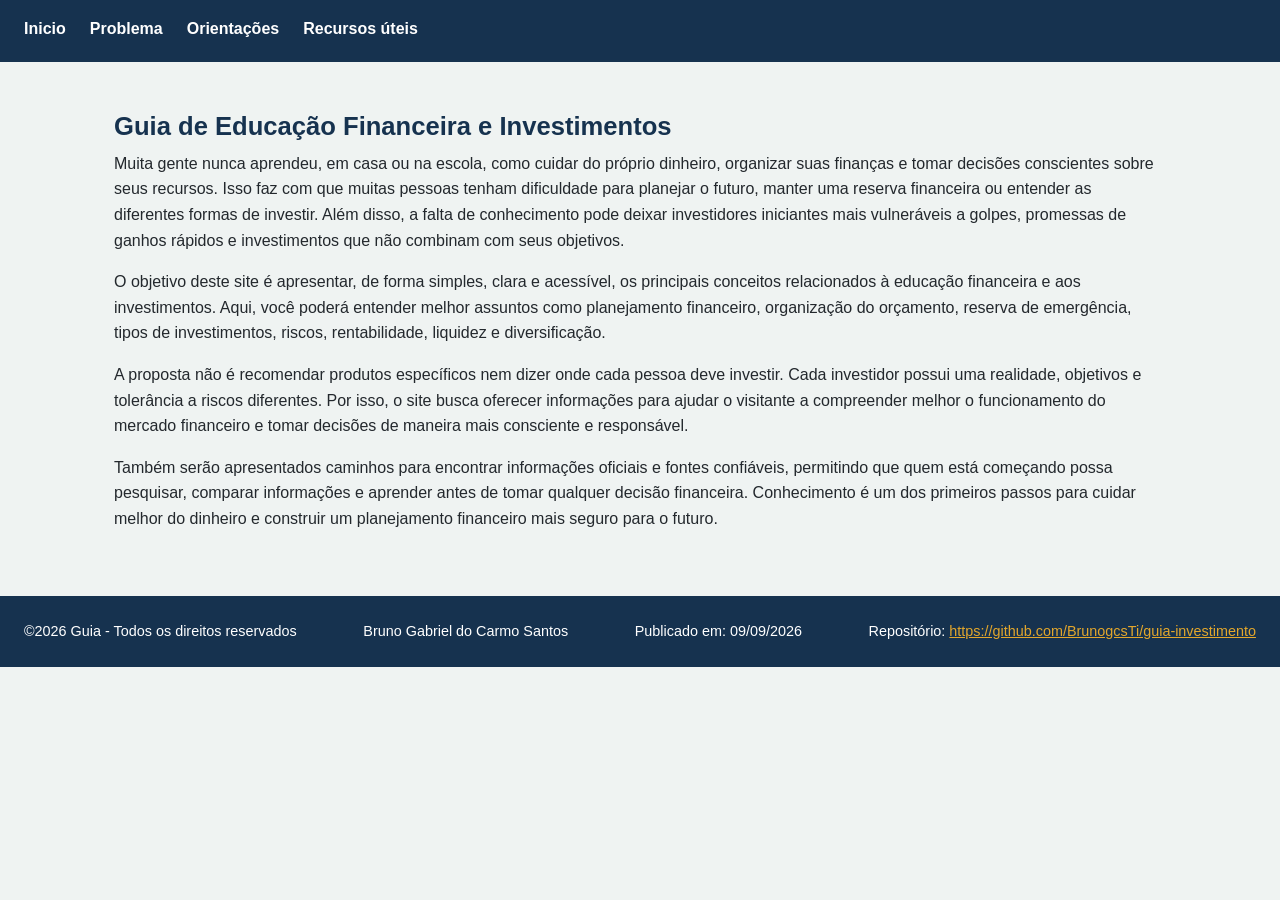
<file: index.html>
<!DOCTYPE html>
<html lang="pt-BR">
<head>
    <meta charset="UTF-8">
    <meta name="viewport" content="width=device-width, initial-scale=1.0">
    <title>Guia de Investimento</title>
    <link rel="icon" type="image/png" href="img/favicon.png">
    <link rel="stylesheet" href="css/style.css">
</head>
<body>
     
     <header class="topbar">

        <nav class="nav">

            <a href="index.html">Inicio</a>
            <a href="problema.html">Problema</a>
            <a href="orientacao.html">Orientações</a>
            <a href="recursos.html">Recursos úteis</a>
        </nav>
    </header>
    
    <main>
        
    <section id="inicio">
         <h1>Guia de Educação Financeira e Investimentos</h1>
        <p>
            Muita gente nunca aprendeu, em casa ou na escola, como cuidar do próprio dinheiro, organizar suas finanças e tomar decisões conscientes sobre seus recursos. Isso faz com que muitas pessoas tenham dificuldade para planejar o futuro, manter uma reserva financeira ou entender as diferentes formas de investir. Além disso, a falta de conhecimento pode deixar investidores iniciantes mais vulneráveis a golpes, promessas de ganhos rápidos e investimentos que não combinam com seus objetivos.
        </p>
        <p>
            O objetivo deste site é apresentar, de forma simples, clara e acessível, os principais conceitos relacionados à educação financeira e aos investimentos. Aqui, você poderá entender melhor assuntos como planejamento financeiro, organização do orçamento, reserva de emergência, tipos de investimentos, riscos, rentabilidade, liquidez e diversificação.
        </p>
        <p>
            A proposta não é recomendar produtos específicos nem dizer onde cada pessoa deve investir. Cada investidor possui uma realidade, objetivos e tolerância a riscos diferentes. Por isso, o site busca oferecer informações para ajudar o visitante a compreender melhor o funcionamento do mercado financeiro e tomar decisões de maneira mais consciente e responsável.
        </p>
        <p>
            Também serão apresentados caminhos para encontrar informações oficiais e fontes confiáveis, permitindo que quem está começando possa pesquisar, comparar informações e aprender antes de tomar qualquer decisão financeira. Conhecimento é um dos primeiros passos para cuidar melhor do dinheiro e construir um planejamento financeiro mais seguro para o futuro.
        </p>

    </section>


</main>


<footer class="footer">
    <p>&copy;2026 Guia - Todos os direitos reservados</p>
<p>Bruno Gabriel do Carmo Santos</p>
<p>Publicado em: 09/09/2026</p>
<p>
     Repositório:
<a href="https://github.com/BrunogcsTi/guia-investimento.git" target="_blank" rel="noopener noreferrer">
https://github.com/BrunogcsTi/guia-investimento
</a>
</p>
</footer>
</body>
</html>
</file>
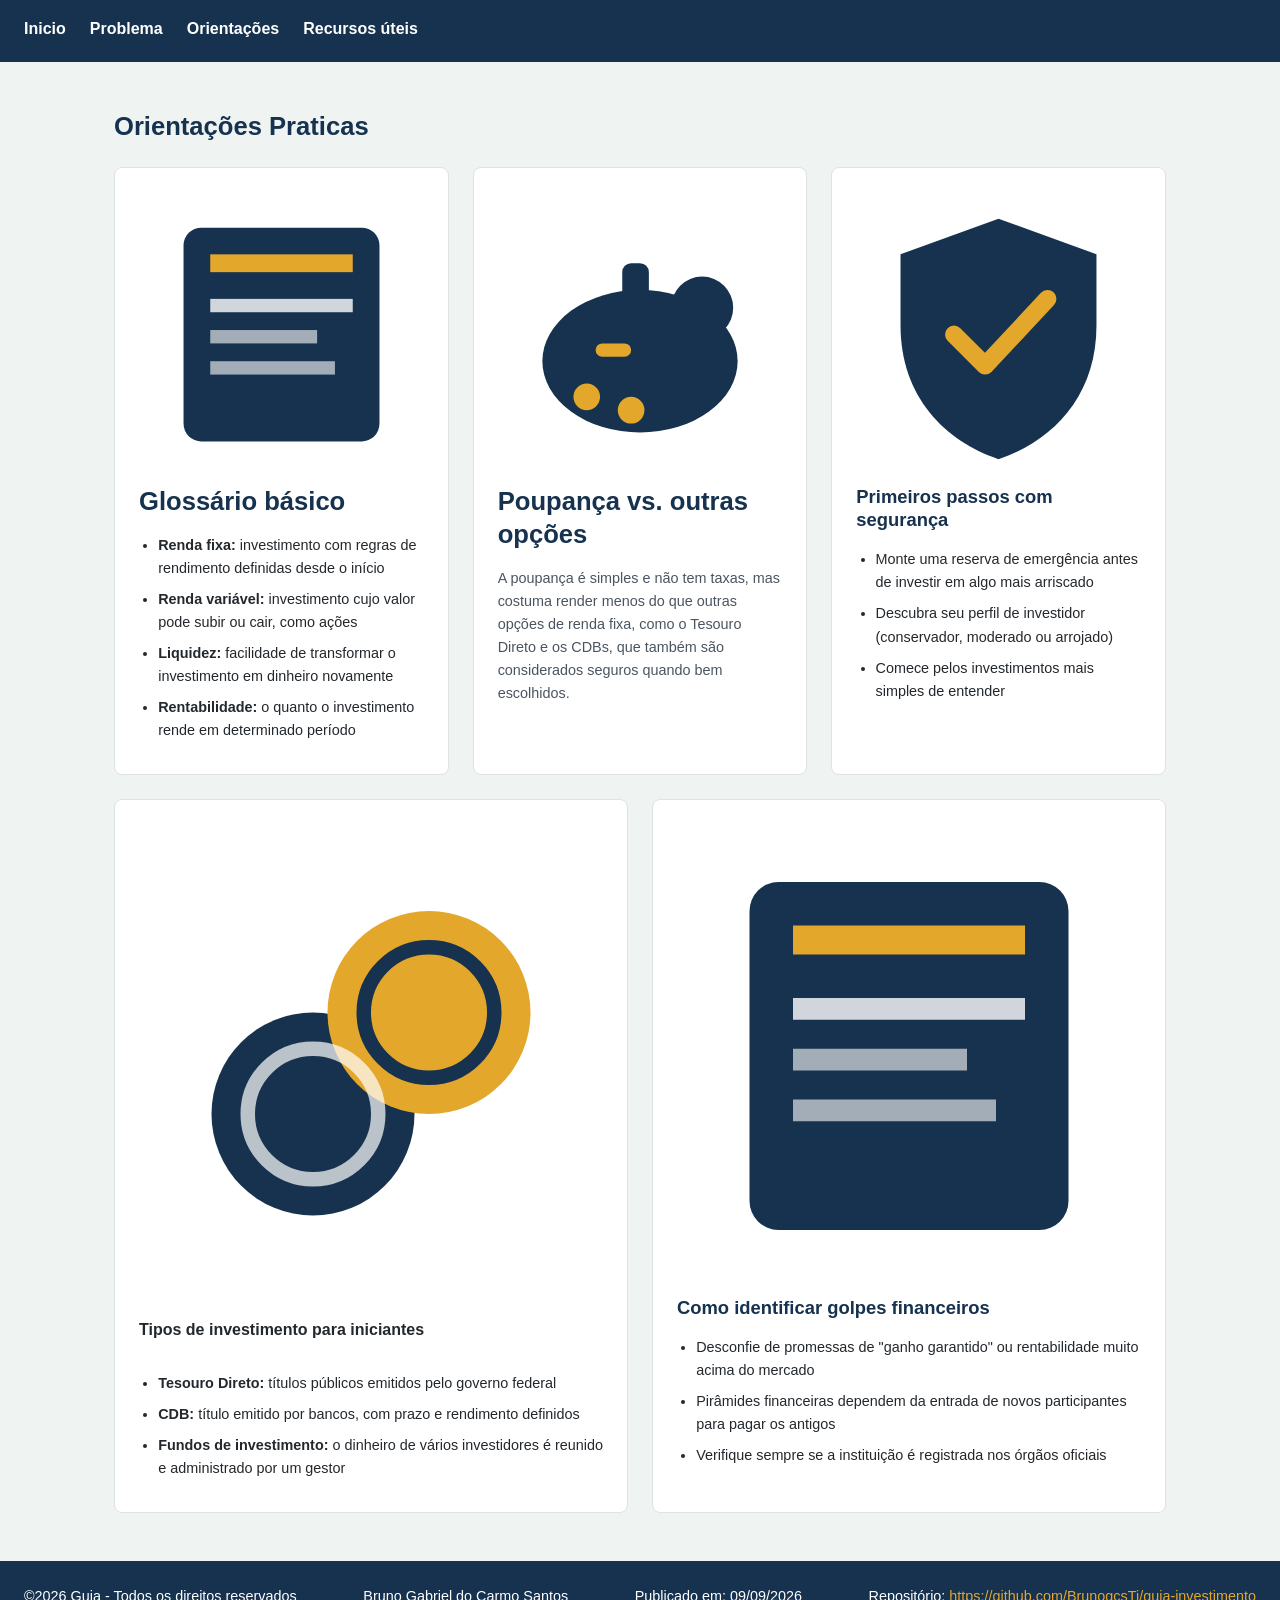
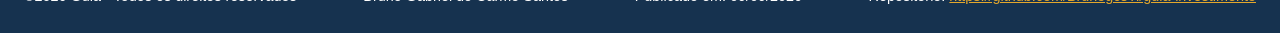
<file: orientacao.html>
<!DOCTYPE html>
<html lang="pt-BR">
<head>
    <meta charset="UTF-8">
    <meta name="viewport" content="width=device-width, initial-scale=1.0">
    <title>Orientações</title>
    <link rel="icon" type="image/png" href="img/favicon.png">
    <link rel="stylesheet" href="css/style.css">
</head>
<body>
    <header class="topbar">
        
        <nav class="nav">
           
            <a href="index.html">Inicio</a>
            <a href="problema.html">Problema</a>
            <a href="orientacao.html">Orientações</a>
            <a href="recursos.html">Recursos úteis</a>
        </nav>
    </header>
  
    <main>

    <section id="orientacoes">
    <h1>Orientações Praticas</h1>

    <div class="cards">

    <article class="card">

<img src="img/glossario.svg" alt="Ícone de livro">
<h1>Glossário básico</h1>
<ul>
<li><strong>Renda fixa:</strong> investimento com regras de rendimento definidas desde o início</li>
<li><strong>Renda variável:</strong> investimento cujo valor pode subir ou cair, como ações</li>
<li><strong>Liquidez:</strong> facilidade de transformar o investimento em dinheiro novamente</li>
<li><strong>Rentabilidade:</strong> o quanto o investimento rende em determinado período</li>
</ul>

</article>

<article class="card">

<img src="img/poupanca.svg" alt="Ícone de cofrinho">
<h2>Poupança vs. outras opções</h2>
<p>
           A poupança é simples e não tem taxas, mas costuma render menos do que outras opções
           de renda fixa, como o Tesouro Direto e os CDBs, que também são considerados seguros
           quando bem escolhidos.
</p>
</article>

    <article class="card">

<img src="img/seguranca.svg" alt="Ícone de escudo">

<h3>Primeiros passos com segurança</h3>

<ul>
<li>Monte uma reserva de emergência antes de investir em algo mais arriscado</li>
<li>Descubra seu perfil de investidor (conservador, moderado ou arrojado)</li>
<li>Comece pelos investimentos mais simples de entender</li>
</ul>
</article>

<article class="card">

<img src="img/tipos.svg" alt="Ícone de moedas">
<h4>Tipos de investimento para iniciantes</h4>
<ul>
<li><strong>Tesouro Direto:</strong> títulos públicos emitidos pelo governo federal</li>
<li><strong>CDB:</strong> título emitido por bancos, com prazo e rendimento definidos</li>
<li><strong>Fundos de investimento:</strong> o dinheiro de vários investidores é reunido e administrado por um gestor</li>
</ul>
</article>
<article class="card">

<img src="img/glossario.svg" alt="Ícone de alerta">
<h3>Como identificar golpes financeiros</h3>
<ul>
<li>Desconfie de promessas de "ganho garantido" ou rentabilidade muito acima do mercado</li>
<li>Pirâmides financeiras dependem da entrada de novos participantes para pagar os antigos</li>
<li>Verifique sempre se a instituição é registrada nos órgãos oficiais</li>
</ul>
</article>
</div>
</section>

    </main>

<footer class="footer">
    <p>&copy;2026 Guia - Todos os direitos reservados</p>
<p>Bruno Gabriel do Carmo Santos</p>
<p>Publicado em: 09/09/2026</p>
<p>
     Repositório:
<a href="https://github.com/BrunogcsTi/guia-investimento.git" target="_blank" rel="noopener noreferrer">
https://github.com/BrunogcsTi/guia-investimento
</a>
</p>
</footer>


</body>
</html>
</file>
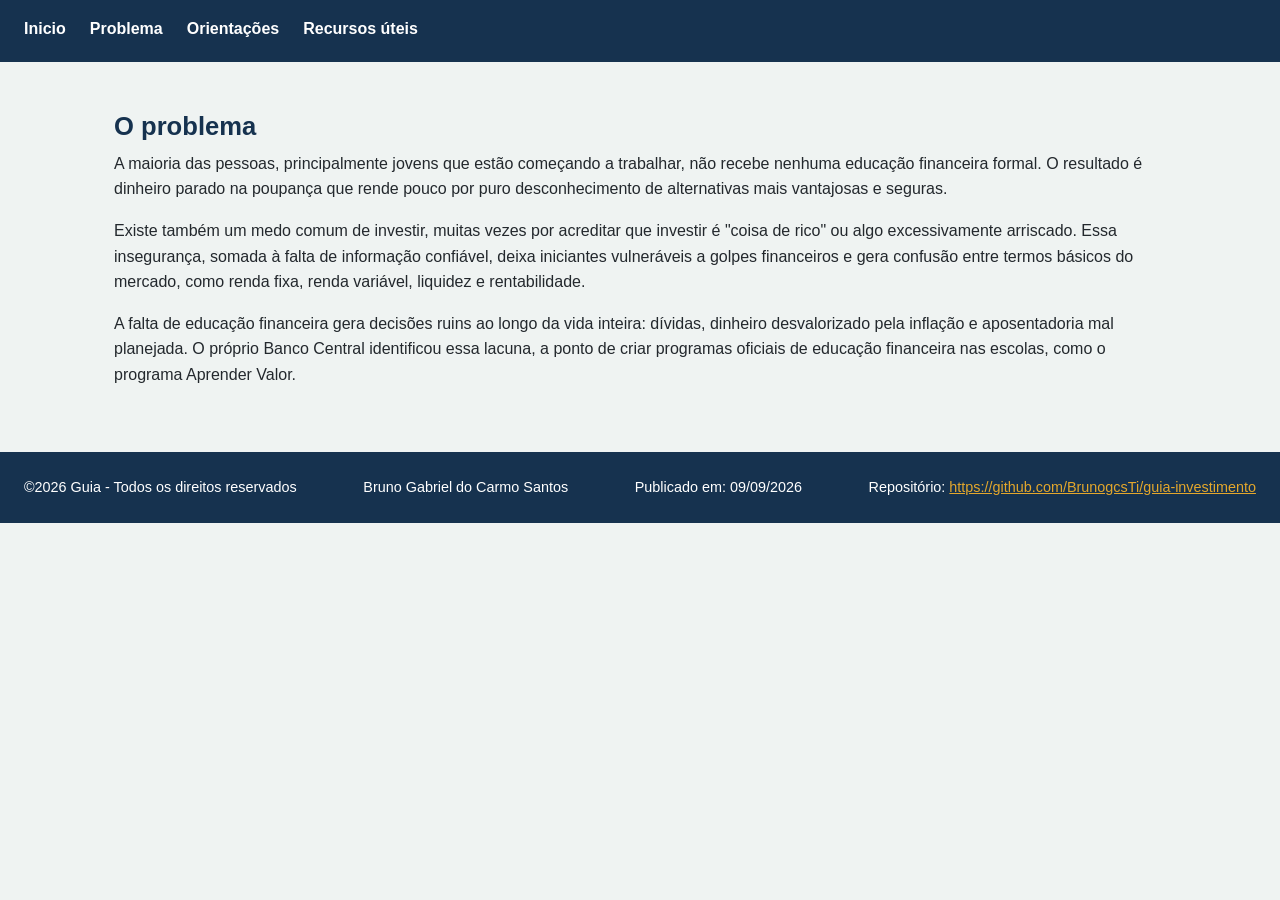
<file: problema.html>
<!DOCTYPE html>
<html lang="pt-BR">
<head>
    <meta charset="UTF-8">
    <meta name="viewport" content="width=device-width, initial-scale=1.0">
    <title>O problema</title>
    <link rel="icon" type="image/png" href="img/favicon.png">
    <link rel="stylesheet" href="css/style.css">
</head>
<body>

    <header class="topbar">

        <nav class="nav">

            <a href="index.html">Inicio</a>
            <a href="problema.html">Problema</a>
            <a href="orientacao.html">Orientações</a>
            <a href="recursos.html">Recursos úteis</a>

        </nav>

    </header>

    <main>
      
    <section id="problema">
        
        <h1>O problema</h1>
        <p> A maioria das pessoas, principalmente jovens que estão começando a trabalhar, não recebe
       nenhuma educação financeira formal. O resultado é dinheiro parado na poupança que rende
       pouco por puro desconhecimento de alternativas mais vantajosas e seguras.
    </p>
    <p>
        Existe também um medo comum de investir, muitas vezes por acreditar que investir é
       "coisa de rico" ou algo excessivamente arriscado. Essa insegurança, somada à falta de
       informação confiável, deixa iniciantes vulneráveis a golpes financeiros e gera confusão
       entre termos básicos do mercado, como renda fixa, renda variável, liquidez e rentabilidade.
    </p>
    <p>
         A falta de educação financeira gera decisões ruins ao longo da vida inteira: dívidas,
       dinheiro desvalorizado pela inflação e aposentadoria mal planejada. O próprio Banco Central
       identificou essa lacuna, a ponto de criar programas oficiais de educação financeira nas
       escolas, como o programa Aprender Valor.
    </p>
    </section>

    
<footer class="footer">
    <p>&copy;2026 Guia - Todos os direitos reservados</p>
<p>Bruno Gabriel do Carmo Santos</p>
<p>Publicado em: 09/09/2026</p>
<p>
     Repositório:
<a href="https://github.com/BrunogcsTi/guia-investimento.git" target="_blank" rel="noopener noreferrer">
https://github.com/BrunogcsTi/guia-investimento
</a>
</p>
</footer>

</main>   
</body>
</html>
</file>
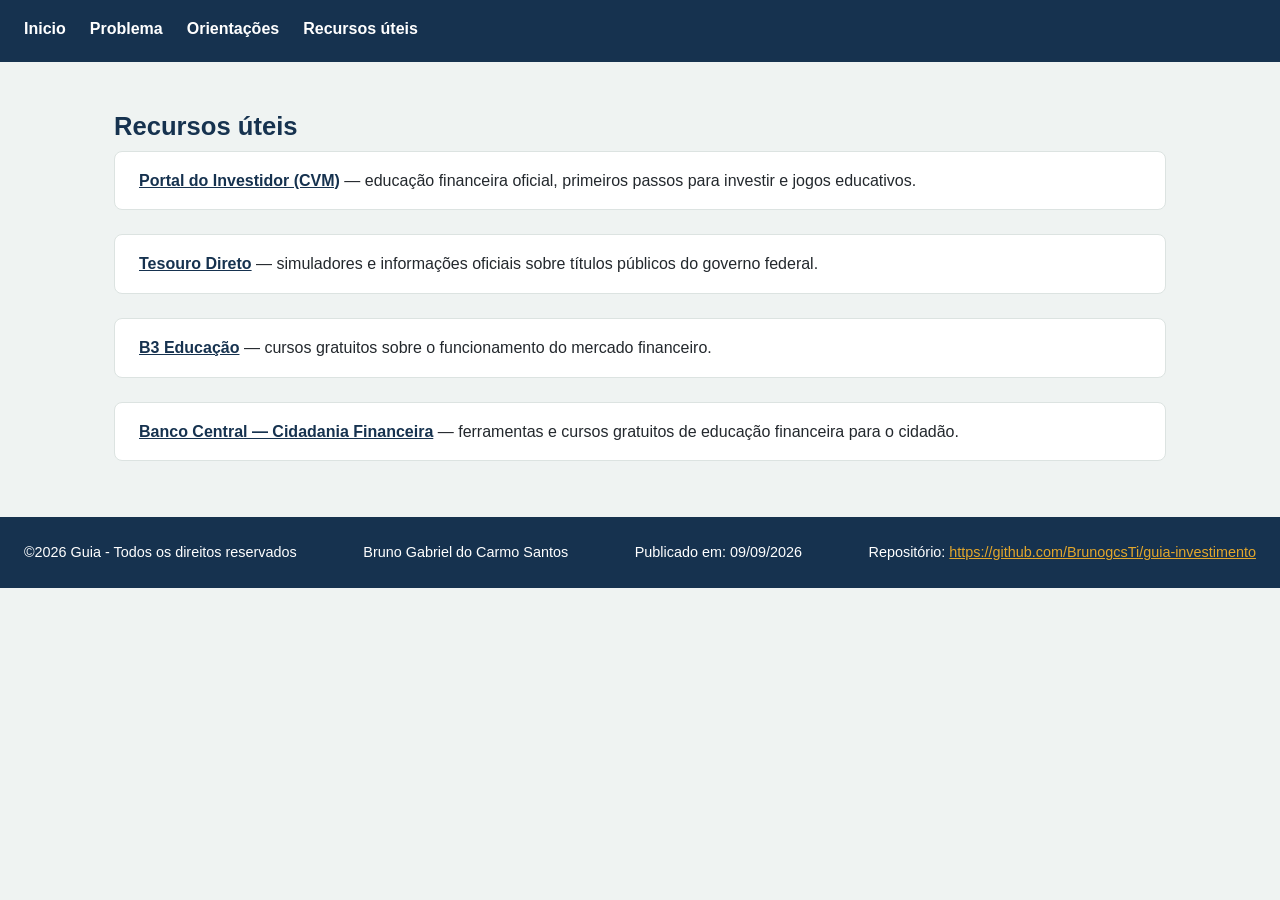
<file: recursos.html>
<!DOCTYPE html>
<html lang="pt-BR">
<head>
    <meta charset="UTF-8">
    <meta name="viewport" content="width=device-width, initial-scale=1.0">
    <title>Recursos</title>
    <link rel="icon" type="image/png" href="img/favicon.png">
    <link rel="stylesheet" href="css/style.css">
</head>
<body>
    <header class="topbar">
        
        <nav class="nav">
           
            <a href="index.html">Inicio</a>
            <a href="problema.html">Problema</a>
            <a href="orientacao.html">Orientações</a>
            <a href="recursos.html">Recursos úteis</a>
        </nav>
    </header>
  
    <main>
<section id="recursos" class="recursos">
<h1>Recursos úteis</h1>
<ul class="recursos__lista">
<li>
<a href="https://www.investidor.gov.br/" target="_blank" rel="noopener noreferrer">Portal do Investidor (CVM)</a>
         — educação financeira oficial, primeiros passos para investir e jogos educativos.
</li>
<li>
<a href="https://www.tesourodireto.com.br/" target="_blank" rel="noopener noreferrer">Tesouro Direto</a>
         — simuladores e informações oficiais sobre títulos públicos do governo federal.
</li>
<li>
<a href="https://edu.b3.com.br/" target="_blank" rel="noopener noreferrer">B3 Educação</a>
         — cursos gratuitos sobre o funcionamento do mercado financeiro.
</li>
<li>
<a href="https://www.bcb.gov.br/cidadaniafinanceira" target="_blank" rel="noopener noreferrer">Banco Central — Cidadania Financeira</a>
         — ferramentas e cursos gratuitos de educação financeira para o cidadão.
</li>
</ul>
</section>

</main>


<footer class="footer">
    <p>&copy;2026 Guia - Todos os direitos reservados</p>
<p>Bruno Gabriel do Carmo Santos</p>
<p>Publicado em: 09/09/2026</p>
<p>
     Repositório:
<a href="https://github.com/BrunogcsTi/guia-investimento.git" target="_blank" rel="noopener noreferrer">
https://github.com/BrunogcsTi/guia-investimento
</a>
</p>
</footer>
    
</body>
</html>
</file>
<file: css/style.css>
:root {
  
  --color-bg: #EFF3F2;
  --color-surface: #FFFFFF;
  --color-navy: #16324F;
  --color-accent: #E3A72C;
  --color-text: #23282D;
  --color-text-muted: #4A5560;
  --color-border: #DCE3E1;
 
  
  --font-base: "Arial", "Helvetica", sans-serif;
  --fs-h1: 1.6rem;
  --fs-h2: 1.6rem;
  --fs-h3: 1.15rem;
  --fs-body: 1rem;
  --fs-small: 0.9rem;
  --line-height-base: 1.6;
 
  
  --space-xs: 0.5rem;
  --space-sm: 1rem;
  --space-md: 1.5rem;
  --space-lg: 2rem;
  --space-xl: 3rem;
}
 
* {
  box-sizing: border-box;
}
 
html {
  scroll-behavior: smooth;
}
 
body {
  margin: 0;
  font-family: var(--font-base);
  font-size: var(--fs-body);
  line-height: var(--line-height-base);
  color: var(--color-text);
  background-color: var(--color-bg);
}
 
h1, h2, h3 {
  font-family: var(--font-base);
  color: var(--color-navy);
  margin: 0 0 var(--space-xs) 0;
  line-height: 1.3;
}
 
h1 { font-size: var(--fs-h1); }
h2 { font-size: var(--fs-h2); }
h3 { font-size: var(--fs-h3); }
 
p {
  margin: 0 0 var(--space-sm) 0;
}
 
a {
  color: var(--color-navy);
  text-decoration: underline;
  transition: color 0.2s ease;
}
 
ul {
  margin: 0;
  padding-left: 1.2rem;
}
 
li {
  margin-bottom: var(--space-xs);
}
 
img {
  max-width: 100%;
  display: block;
}
 
 

section {
  padding: var(--space-xl) var(--space-md);
  max-width: 1100px;
  margin: 0 auto;
}
 
.hero,
.card,
.recursos__lista li {
  background-color: var(--color-surface);
  border-radius: 8px;
}
 
.hero {
  padding: var(--space-lg);
  margin-top: var(--space-lg);
}
 
.hero p,
.problema p {
  color: var(--color-text-muted);
}
 
 

 

.topbar {
  display: flex;
  justify-content: space-between;
  align-items: center;
  flex-wrap: wrap;
  gap: var(--space-sm);
  padding: var(--space-sm) var(--space-md);
  background-color: var(--color-navy);
}
 
.topbar__title {
  color: #FFFFFF;
  margin: 0;
}
 
.nav {
  display: flex;
  gap: var(--space-md);
  flex-wrap: wrap;
}
 
.nav a {
  color: #FFFFFF;
  text-decoration: none;
  font-weight: bold;
  padding-bottom: 2px;
  border-bottom: 2px solid transparent;
}
 

.cards {
  display: flex;
  flex-wrap: wrap;
  gap: var(--space-md);
  margin-top: var(--space-md);
}
 
.card {
  flex: 1 1 260px;
  border: 1px solid var(--color-border);
  padding: var(--space-md);
  display: flex;
  flex-direction: column;
  gap: var(--space-xs);
  transition: border-color 0.2s ease, transform 0.2s ease;
}
 
.card p {
  color: var(--color-text-muted);
  font-size: var(--fs-small);
}
 
.card ul {
  font-size: var(--fs-small);
}
 

.recursos__lista {
  list-style: none;
  padding-left: 0;
  display: flex;
  flex-direction: column;
  gap: var(--space-sm);
}
 
.recursos__lista li {
  border: 1px solid var(--color-border);
  padding: var(--space-sm) var(--space-md);
}
 
.recursos__lista a {
  font-weight: bold;
}
 

.footer {
  display: flex;
  flex-wrap: wrap;
  justify-content: space-between;
  gap: var(--space-xs);
  padding: var(--space-md);
  background-color: var(--color-navy);
  color: #FFFFFF;
}
 
.footer p {
  margin: 0;
  font-size: var(--fs-small);
}
 
.footer a {
  color: var(--color-accent);
}
 
 

a:hover {
  color: var(--color-accent);
}
 
.nav a:hover {
  border-bottom-color: var(--color-accent);
  color: var(--color-accent);
}
 
.card:hover {
  border-color: var(--color-accent);
  transform: translateY(-3px);
}
 
.recursos__lista a:hover {
  color: var(--color-accent);
}
 
.footer a:hover {
  color: #FFFFFF;
}
 
 

@media (max-width: 768px) {
  section {
    padding: var(--space-lg) var(--space-sm);
  }
 
  .card {
    flex: 1 1 45%;
  }
}
 
@media (max-width: 480px) {
  :root {
    --fs-h1: 1.35rem;
    --fs-h2: 1.35rem;
    --fs-h3: 1.05rem;
  }
 
  .topbar {
    flex-direction: column;
    align-items: flex-start;
  }
 
  .card {
    flex: 1 1 100%;
  }
 
  .footer {
    flex-direction: column;
    text-align: left;
  }
}
</file>
